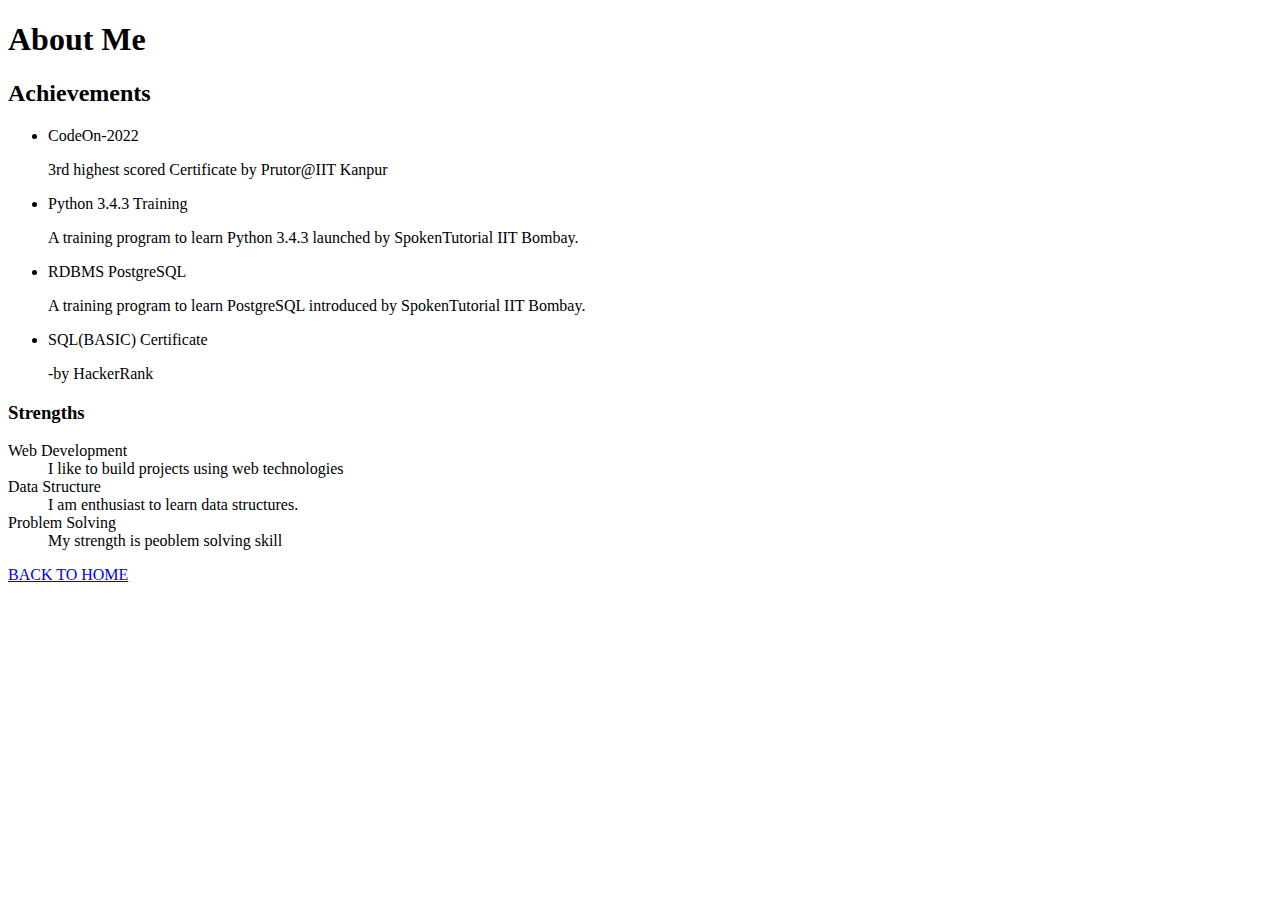
<file: about.html>
<!DOCTYPE html>
<html>
<body>
<h1>About Me</h1>

<section>
<h2>Achievements</h2>

<ul>
  <li>CodeOn-2022</li>
  <p>3rd highest scored Certificate by Prutor@IIT Kanpur</p>
  
  <li>Python 3.4.3 Training</li>
  <p>A training program to learn Python 3.4.3 launched by SpokenTutorial IIT Bombay.</p>

  <li>RDBMS PostgreSQL</li>
  <p>A training program to learn PostgreSQL introduced by SpokenTutorial IIT Bombay.</p>

  <li>SQL(BASIC) Certificate</li>
  <p>-by HackerRank</p>

</ul>

</section>

<section>
    <h3>Strengths</h3>
    <dl>
        <dt>Web Development</dt>
        <dd>I like to build projects using web technologies</dd>
        
        <dt>Data Structure</dt>
        <dd>I am enthusiast to learn data structures.</dd>
        
        <dt>Problem Solving</dt>
        <dd>My strength is peoblem solving skill</dd>
    </dl>

<section>
<a href = "D:\htmlFile\index.html">BACK TO HOME</a>
<section>
</body>
</html>
</file>
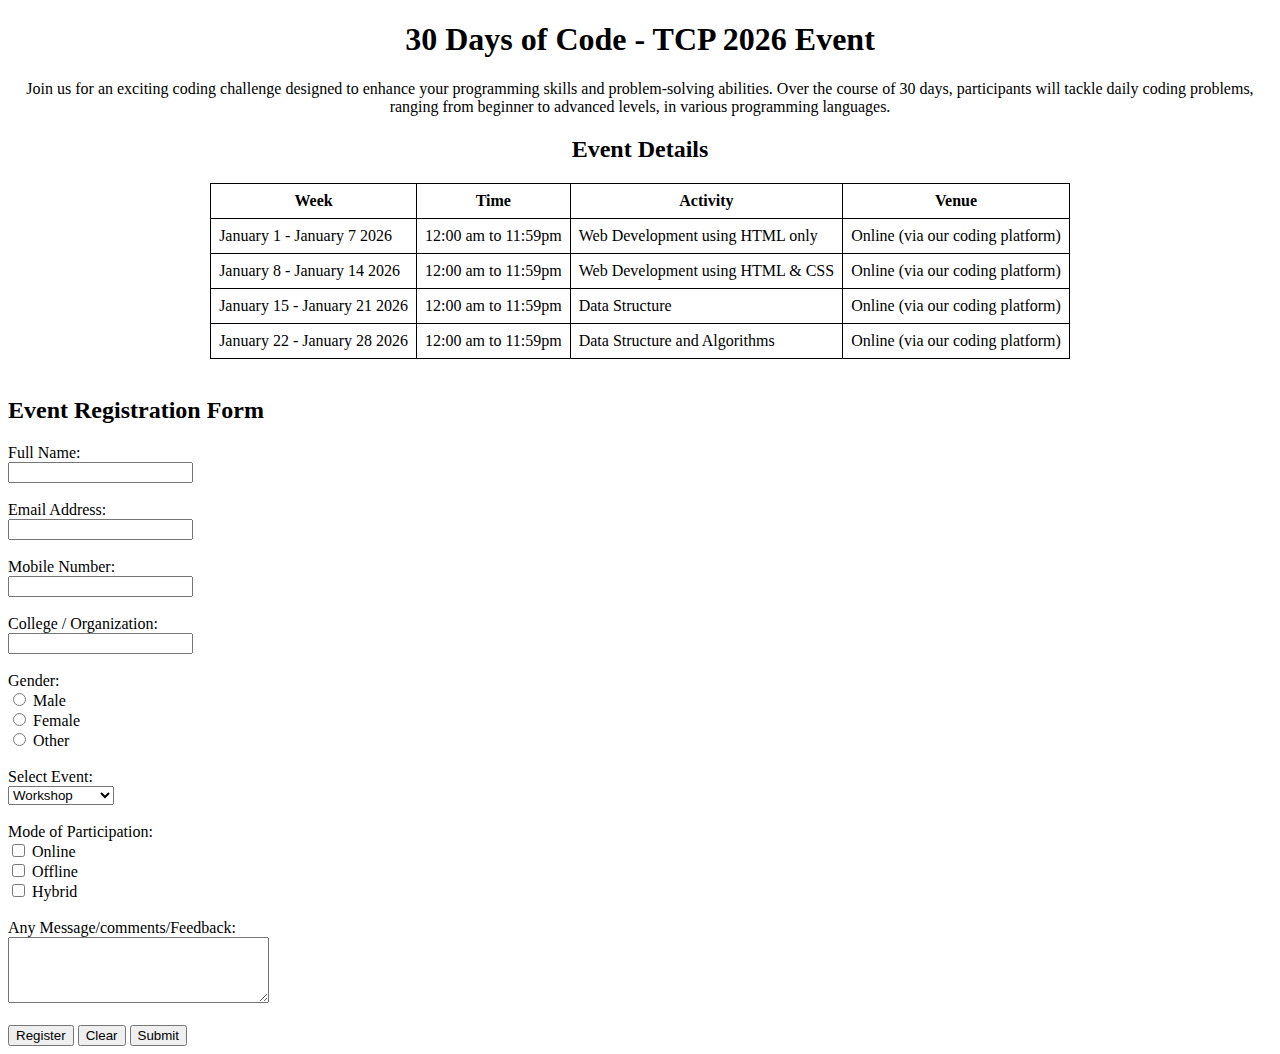
<file: event.html>
<!DOCTYPE html>
<html lang="en">
    <head>
        <meta charset="UTF-8">
        <meta name="viewport" content="width=device-width, initial-scale=1.0">
        <title>30 Days of Code - TCP 2026 Event</title>
    </head>
    <body>
        <h1 style="text-align:center;">30 Days of Code - TCP 2026 Event</h1>
        <p style="text-align:center;">Join us for an exciting coding challenge designed to enhance your programming skills and problem-solving abilities. Over the course of 30 days, participants will tackle daily coding problems, ranging from beginner to advanced levels, in various programming languages.</p>
        <h2 style="text-align:center;">Event Details</h2>

        <table style="margin-left:auto; margin-right:auto; border: 1px solid black; border-collapse: collapse;">
            <tr>
                <th style="border: 1px solid black; padding: 8px;">Week</th>
                <th style="border: 1px solid black; padding: 8px;">Time</th>
                <th style="border: 1px solid black; padding: 8px;">Activity</th>
                <th style="border: 1px solid black; padding: 8px;">Venue</th>
            </tr>
            <tr>
                <td style="border: 1px solid black; padding: 8px;">January 1 - January 7 2026</td>
                <td style="border: 1px solid black; padding: 8px;">12:00 am to 11:59pm</td>
                <td style="border: 1px solid black; padding: 8px;">Web Development using HTML only</td>
                <td style="border: 1px solid black; padding: 8px;">Online (via our coding platform)</td>
            </tr>
            <tr>
                <td style="border: 1px solid black; padding: 8px;">January 8 - January 14 2026</td>
                <td style="border: 1px solid black; padding: 8px;">12:00 am to 11:59pm</td>
                <td style="border: 1px solid black; padding: 8px;">Web Development using HTML & CSS</td>
                <td style="border: 1px solid black; padding: 8px;">Online (via our coding platform)</td>
            </tr>
            <tr>
                <td style="border: 1px solid black; padding: 8px;">January 15 - January 21 2026</td>
                <td style="border: 1px solid black; padding: 8px;">12:00 am to 11:59pm</td>
                <td style="border: 1px solid black; padding: 8px;">Data Structure</td>
                <td style="border: 1px solid black; padding: 8px;">Online (via our coding platform)</td>
            </tr>
            <tr>
                <td style="border: 1px solid black; padding: 8px;">January 22 - January 28 2026</td>
                <td style="border: 1px solid black; padding: 8px;">12:00 am to 11:59pm</td>
                <td style="border: 1px solid black; padding: 8px;">Data Structure and Algorithms</td>
                <td style="border: 1px solid black; padding: 8px;">Online (via our coding platform)</td>
            </tr>

        </table>

        <br>
        <h2>Event Registration Form</h2>

    <form action="#" method="post">

        <label for="name">Full Name:</label><br>
        <input type="text" id="name" name="name" required><br><br>

        <label for="email">Email Address:</label><br>
        <input type="email" id="email" name="email" required><br><br>

        <label for="phone">Mobile Number:</label><br>
        <input type="number" id="phone" name="phone" required><br><br>

        <label for="college">College / Organization:</label><br>
        <input type="text" id="college" name="college"><br><br>

        <label>Gender:</label><br>
        <input type="radio" name="gender" value="Male"> Male<br>
        <input type="radio" name="gender" value="Female"> Female<br>
        <input type="radio" name="gender" value="Other"> Other<br><br>

        <label for="event">Select Event:</label><br>
        <select id="event" name="event">
            <option value="Workshop">Workshop</option>
            <option value="Seminar">Seminar</option>
            <option value="Hackathon">Hackathon</option>
            <option value="Cultural Event">Cultural Event</option>
        </select><br><br>

        <label>Mode of Participation:</label><br>
        <input type="checkbox" name="mode" value="Online"> Online<br>
        <input type="checkbox" name="mode" value="Offline"> Offline<br>
        <input type="checkbox" name="mode" value="Hybrid"> Hybrid<br><br>

        
        <label for="message">Any Message/comments/Feedback:</label><br>
        <textarea id="message" name="message" rows="4" cols="30"></textarea><br><br>

        <input type="submit" value="Register">
        <input type="reset" value="Clear">

        <button type="submit">Submit</button>
    </form>
    </body>
</html>
</file>
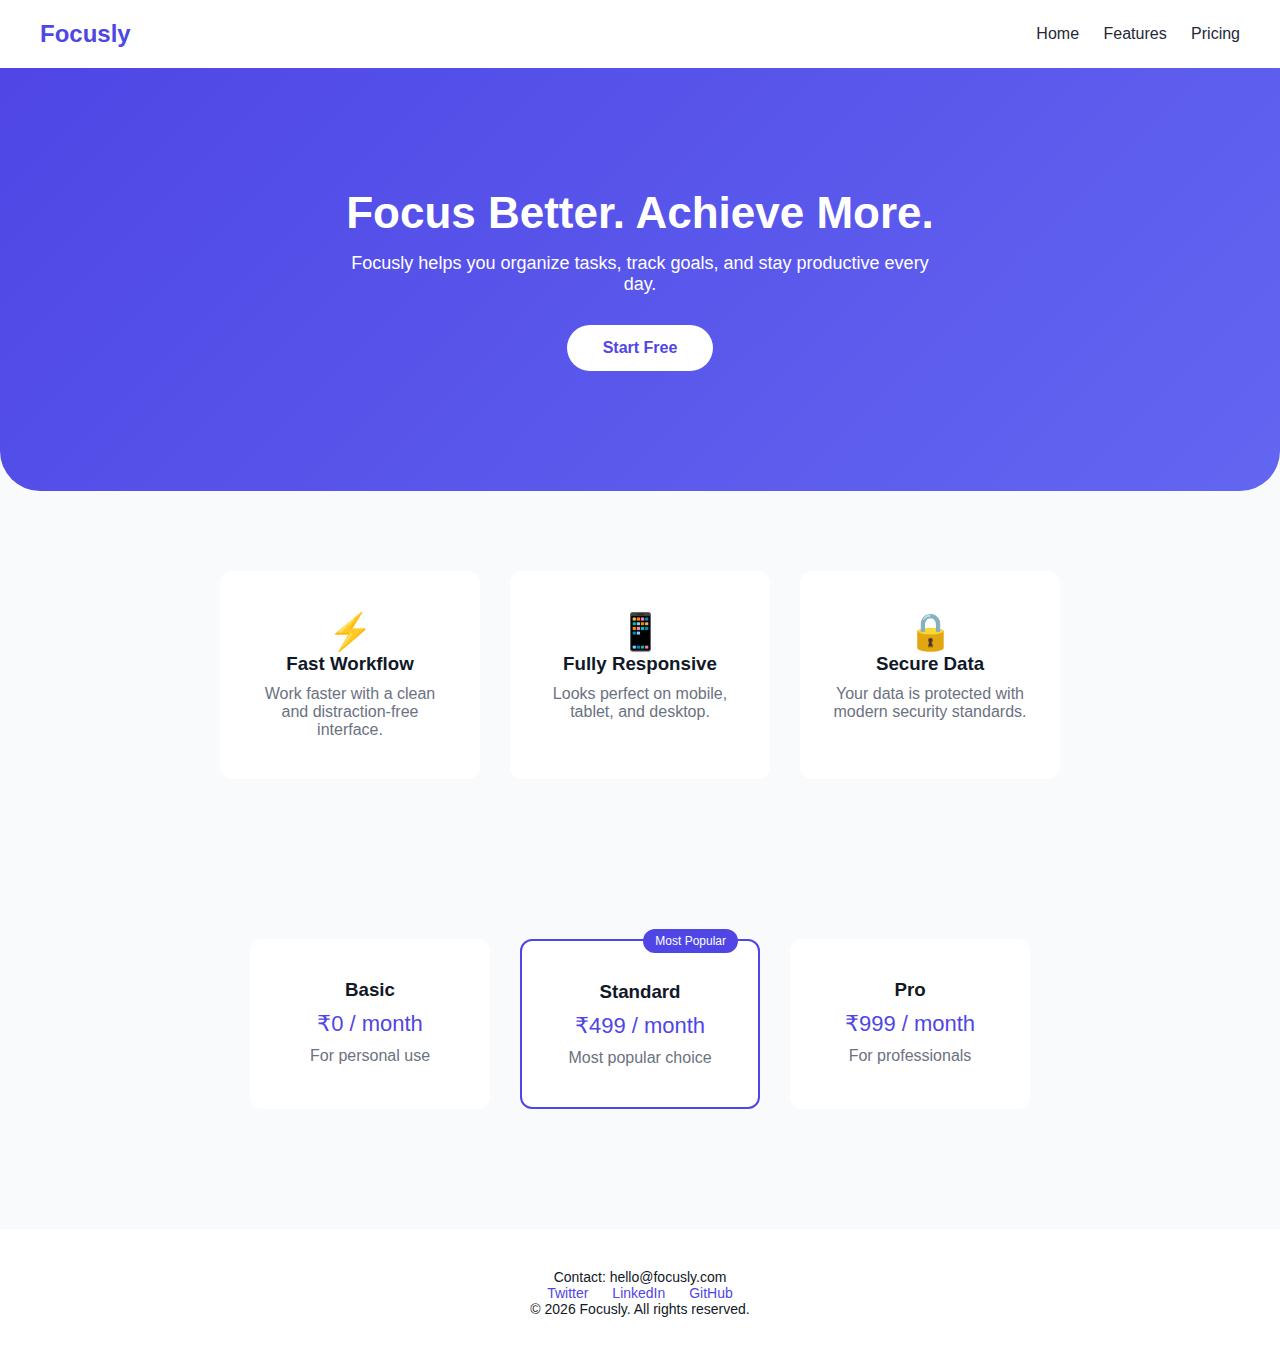
<file: Day-4/landing.html>
<!DOCTYPE html>
<html lang="en">
<head>
    <meta charset="UTF-8">
    <meta name="viewport" content="width=device-width, initial-scale=1.0">
    <title>Focusly – Productivity Simplified</title>
    <link rel="stylesheet" href="style.css">
</head>
<body>

    <!-- HEADER -->
    <header class="header">
        <div class="logo">Focusly</div>
        <nav class="nav">
            <a href="#home">Home</a>
            <a href="#features">Features</a>
            <a href="#pricing">Pricing</a>
        </nav>
    </header>

    <!-- HERO SECTION -->
    <section class="hero" id="home">
        <h1 class="hero-title">Focus Better. Achieve More.</h1>
        <p class="hero-text">
            Focusly helps you organize tasks, track goals, and stay productive every day.
        </p>
        <button class="btn">Start Free</button>
    </section>

    <!-- FEATURES -->
    <section class="features" id="features">
        <article class="feature-card">
            <span class="icon">⚡</span>
            <h3>Fast Workflow</h3>
            <p>Work faster with a clean and distraction-free interface.</p>
        </article>

        <article class="feature-card">
            <span class="icon">📱</span>
            <h3>Fully Responsive</h3>
            <p>Looks perfect on mobile, tablet, and desktop.</p>
        </article>

        <article class="feature-card">
            <span class="icon">🔒</span>
            <h3>Secure Data</h3>
            <p>Your data is protected with modern security standards.</p>
        </article>
    </section>

    <!-- PRICING -->
    <section class="pricing" id="pricing">
        <div class="price-card">
            <h3>Basic</h3>
            <p class="price">₹0 / month</p>
            <p class="plan-desc">For personal use</p>
        </div>

        <div class="price-card popular">
            <h3>Standard</h3>
            <p class="price">₹499 / month</p>
            <p class="plan-desc">Most popular choice</p>
            <span class="badge">Most Popular</span>
        </div>   

        <div class="price-card">
            <h3>Pro</h3>
            <p class="price">₹999 / month</p>
            <p class="plan-desc">For professionals</p>
        </div>
    </section>

    <!-- FOOTER -->
    <footer class="footer">
        <p>Contact: hello@focusly.com</p>
        <p class="links">
            <a href="#">Twitter</a>
            <a href="#">LinkedIn</a>
            <a href="#">GitHub</a>
        </p>
        <p>© 2026 Focusly. All rights reserved.</p>
    </footer>

</body>
</html>
</file>
<file: Day-4/style.css>
/* ==========================
   CSS VARIABLES
========================== */
:root {
    --primary: #4f46e5;
    --secondary: #1f2937;
    --background: #f9fafb;
    --card-bg: #ffffff;
    --text-dark: #111827;
    --text-light: #6b7280;
}

/* ==========================
   GLOBAL RESET
========================== */
* {
    margin: 0;
    padding: 0;
    box-sizing: border-box;
    font-family: Arial, Helvetica, sans-serif;
}

html {
    scroll-behavior: smooth;
}

body {
    background-color: var(--background);
    color: var(--text-dark);
}

/* ==========================
   HEADER
========================== */
.header {
    display: flex;
    justify-content: space-between;
    align-items: center;
    padding: 20px 40px;
    background-color: white;
    position: sticky;
    top: 0;
    z-index: 10;
}

.logo {
    font-size: 24px;
    font-weight: bold;
    color: var(--primary);
}

.nav a {
    margin-left: 20px;
    text-decoration: none;
    color: var(--secondary);
    font-weight: 500;
    transition: color 0.3s;
}

.nav a:hover {
    color: var(--primary);
}

/* ==========================
   HERO SECTION
========================== */
.hero {
    text-align: center;
    padding: 120px 20px;
    background: linear-gradient(135deg, #4f46e5, #6366f1);
    color: white;
    border-radius: 0 0 40px 40px;
}

.hero-title {
    font-size: 44px;
    margin-bottom: 15px;
    animation: slideUp 1s ease-out;
}

.hero-text {
    font-size: 18px;
    max-width: 600px;
    margin: 0 auto 30px;
    animation: fadeIn 1.5s ease-out;
}

.btn {
    padding: 14px 36px;
    background-color: white;
    color: var(--primary);
    border: none;
    font-size: 16px;
    font-weight: bold;
    cursor: pointer;
    border-radius: 30px;
    transition: transform 0.3s, box-shadow 0.3s;
    animation: pulse 2s infinite;
}

.btn:hover {
    transform: translateY(-4px);
    box-shadow: 0 12px 25px rgba(0,0,0,0.25);
}

/* ==========================
   FEATURES
========================== */
.features {
    display: flex;
    justify-content: center;
    gap: 30px;
    padding: 80px 20px;
}

.feature-card {
    background-color: var(--card-bg);
    padding: 40px 30px;
    width: 260px;
    text-align: center;
    border-radius: 12px;
    transition: transform 0.3s, box-shadow 0.3s;
}

.feature-card:hover {
    transform: scale(1.06);
    box-shadow: 0 15px 30px rgba(0,0,0,0.15);
}

.icon {
    font-size: 36px;
    margin-bottom: 15px;
}

.feature-card h3 {
    margin-bottom: 10px;
}

.feature-card p {
    color: var(--text-light);
}

/* ==========================
   PRICING
========================== */
.pricing {
    display: flex;
    justify-content: center;
    gap: 30px;
    padding: 80px 20px;
}

.price-card {
    background-color: var(--card-bg);
    padding: 40px;
    width: 240px;
    text-align: center;
    border-radius: 12px;
    position: relative;
    transition: transform 0.3s, box-shadow 0.3s;
}

.price-card:hover {
    transform: scale(1.06);
    box-shadow: 0 15px 30px rgba(0,0,0,0.15);
}

.price {
    font-size: 22px;
    color: var(--primary);
    margin: 10px 0;
}

.plan-desc {
    color: var(--text-light);
}

.popular {
    border: 2px solid var(--primary);
}

.badge {
    position: absolute;
    top: -12px;
    right: 20px;
    background-color: var(--primary);
    color: white;
    padding: 5px 12px;
    font-size: 12px;
    border-radius: 20px;
}

/* ==========================
   FOOTER
========================== */
.footer {
    text-align: center;
    padding: 40px 20px;
    background-color: white;
    margin-top: 40px;
    font-size: 14px;
}

.footer .links a {
    margin: 0 10px;
    text-decoration: none;
    color: var(--primary);
}

/* ==========================
   ANIMATIONS
========================== */
@keyframes slideUp {
    from {
        opacity: 0;
        transform: translateY(40px);
    }
    to {
        opacity: 1;
        transform: translateY(0);
    }
}

@keyframes fadeIn {
    from { opacity: 0; }
    to { opacity: 1; }
}

@keyframes pulse {
    0% { box-shadow: 0 0 0 0 rgba(255,255,255,0.7); }
    70% { box-shadow: 0 0 0 20px rgba(255,255,255,0); }
    100% { box-shadow: 0 0 0 0 rgba(255,255,255,0); }
}

/* ==========================
   RESPONSIVE
========================== */
@media (max-width: 768px) {
    .features,
    .pricing {
        flex-direction: column;
        align-items: center;
    }

    .hero-title {
        font-size: 34px;
    }
}
</file>
